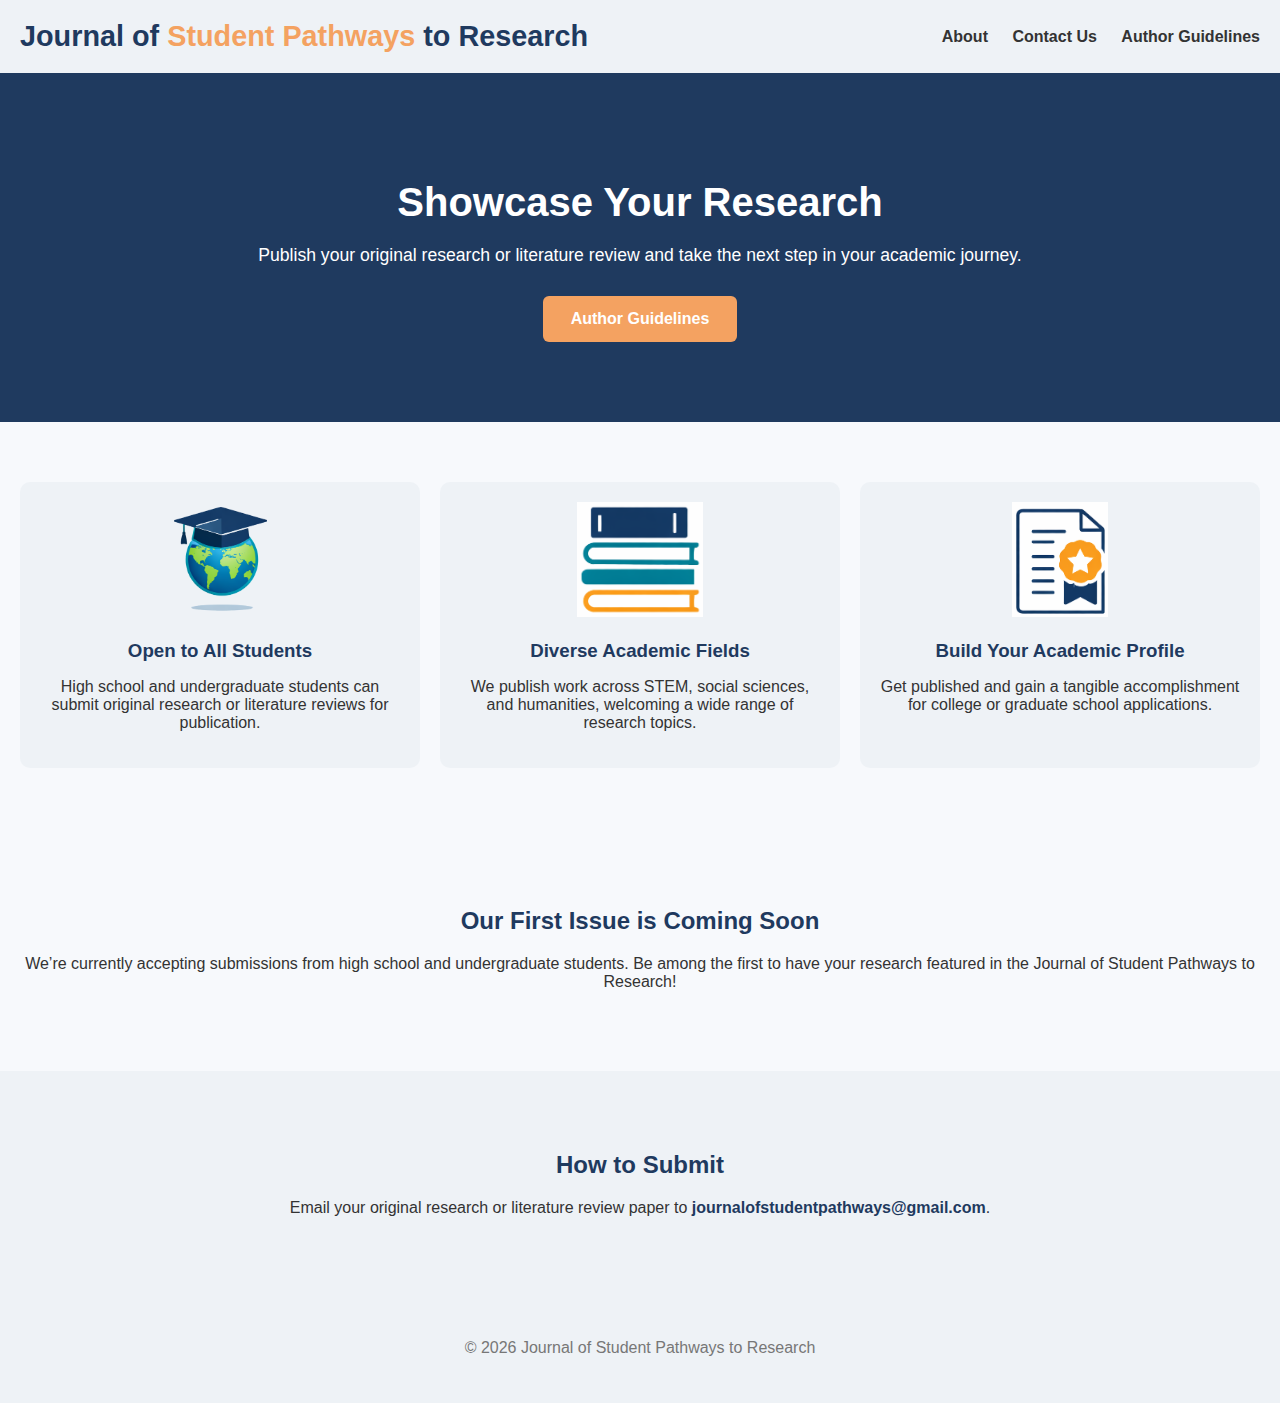
<file: index.html>
<!DOCTYPE html>
<html lang="en">
<head>
    <meta charset="UTF-8">
    <meta name="viewport" content="width=device-width, initial-scale=1.0">
    <title>Journal of Student Pathways to Research</title>
    <link rel="icon" type="image/png" sizes="32x32" href="Logo.png">
    <link rel="stylesheet" href="style.css">
</head>
<body>

    <header>
        <div class="journal-logo">
            <a href="index.html"><h1>Journal of <span class="highlight">Student Pathways</span> to Research</h1></a>
        </div>
        <nav class="journal-nav">
            <a href="about.html">About</a>
            <a href="contact.html">Contact Us</a>            
            <a href="author_guidelines.html">Author Guidelines </a>
        </nav>
    </header>

    <div class="hero-section">
        <div class="hero-text">
            <h1>Showcase Your Research</h1>
            <p>Publish your original research or literature review and take the next step in your academic journey.</p>
            <a href="author_guidelines.html" class="cta-button">Author Guidelines</a>
        </div>
    </div>

    <section class="journal-features">
        <div class="feature">
            <img src="open_access_icon.png" alt="Open Access">
            <h3>Open to All Students</h3>
            <p>High school and undergraduate students can submit original research or literature reviews for publication.</p>
        </div>
        <div class="feature">
            <img src="topics_icon.png" alt="Topics">
            <h3>Diverse Academic Fields</h3>
            <p>We publish work across STEM, social sciences, and humanities, welcoming a wide range of research topics.</p>
        </div>
        <div class="feature">
            <img src="publication_icon.png" alt="Publication">
            <h3>Build Your Academic Profile</h3>
            <p>Get published and gain a tangible accomplishment for college or graduate school applications.</p>
        </div>
    </section>

    <section class="coming-soon">
        <h2>Our First Issue is Coming Soon</h2>
        <p>We’re currently accepting submissions from high school and undergraduate students. Be among the first to have your research featured in the Journal of Student Pathways to Research!</p>
    </section>

    <section class="submission-info">
        <h2>How to Submit</h2>
        <p>Email your original research or literature review paper to <strong><a href="mailto:journalofstudentpathways@gmail.com">journalofstudentpathways@gmail.com</a></strong>.</p>
    </section>

    <footer>
        <p>&copy; 2026 Journal of Student Pathways to Research</p>
    </footer>

</body>
</html>
</file>
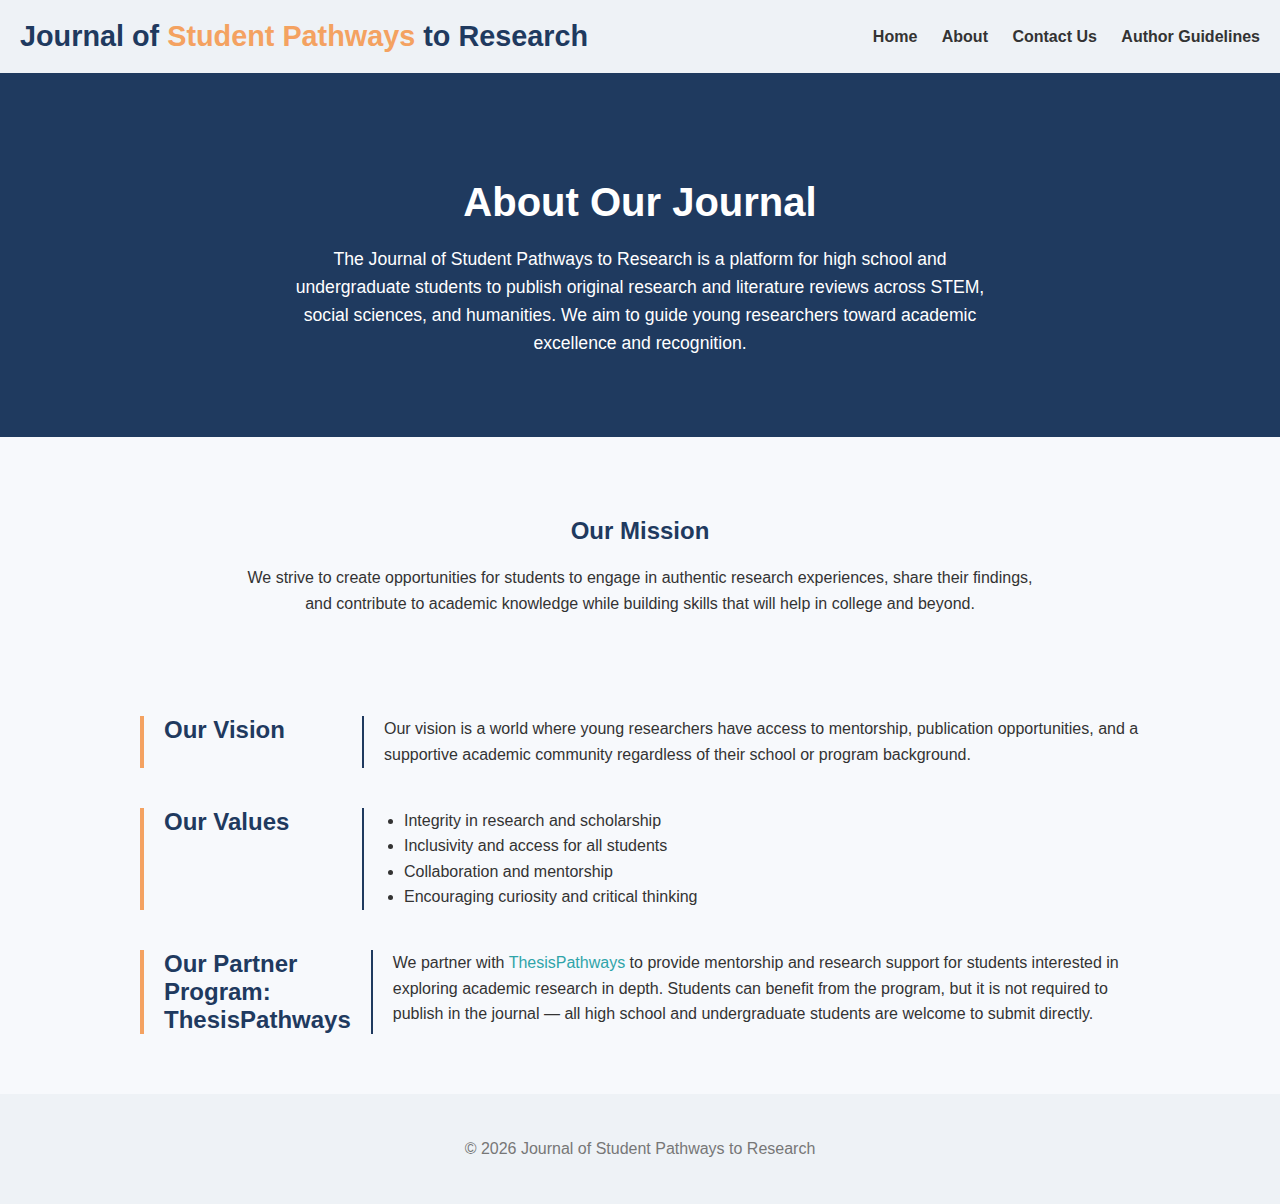
<file: about.html>
<!DOCTYPE html>
<html lang="en">
<head>
    <meta charset="UTF-8">
    <meta name="viewport" content="width=device-width, initial-scale=1.0">
    <title>About – Journal of Student Pathways to Research</title>
    <link rel="icon" type="image/png" sizes="32x32" href="Logo.png">
    <link rel="stylesheet" href="style.css">
</head>
<body>

    <header>
        <div class="journal-logo">
            <a href="index.html"><h1>Journal of <span class="highlight">Student Pathways</span> to Research</h1></a>
        </div>
        <nav class="journal-nav">
            <a href="index.html">Home</a>
            <a href="about.html">About</a>
            <a href="contact.html">Contact Us</a>            
            <a href="author_guidelines.html">Author Guidelines</a>
        </nav>
    </header>

    <!-- About Page Hero -->
    <section class="about-hero">
        <h1>About Our Journal</h1>
        <p>The Journal of Student Pathways to Research is a platform for high school and undergraduate students to publish original research and literature reviews across STEM, social sciences, and humanities. We aim to guide young researchers toward academic excellence and recognition.</p>
    </section>

    <!-- Mission Section -->
    <section class="about-mission">
        <h2>Our Mission</h2>
        <p>We strive to create opportunities for students to engage in authentic research experiences, share their findings, and contribute to academic knowledge while building skills that will help in college and beyond.</p>
    </section>

    <!-- Vision, Values, Partner Program Sections -->
    <section class="about-sections">

        <div class="about-item">
            <h2>Our Vision</h2>
            <p>Our vision is a world where young researchers have access to mentorship, publication opportunities, and a supportive academic community regardless of their school or program background.</p>
        </div>

        <div class="about-item">
            <h2>Our Values</h2>
            <ul>
                <li>Integrity in research and scholarship</li>
                <li>Inclusivity and access for all students</li>
                <li>Collaboration and mentorship</li>
                <li>Encouraging curiosity and critical thinking</li>
            </ul>
        </div>

        <div class="about-item">
            <h2>Our Partner Program: ThesisPathways</h2>
            <p>We partner with <a href="https://thesispathways.org/" target="_blank">ThesisPathways</a> to provide mentorship and research support for students interested in exploring academic research in depth. Students can benefit from the program, but it is not required to publish in the journal — all high school and undergraduate students are welcome to submit directly.</p>
        </div>

    </section>


    <footer>
        <p>&copy; 2026 Journal of Student Pathways to Research</p>
    </footer>

</body>
</html>
</file>
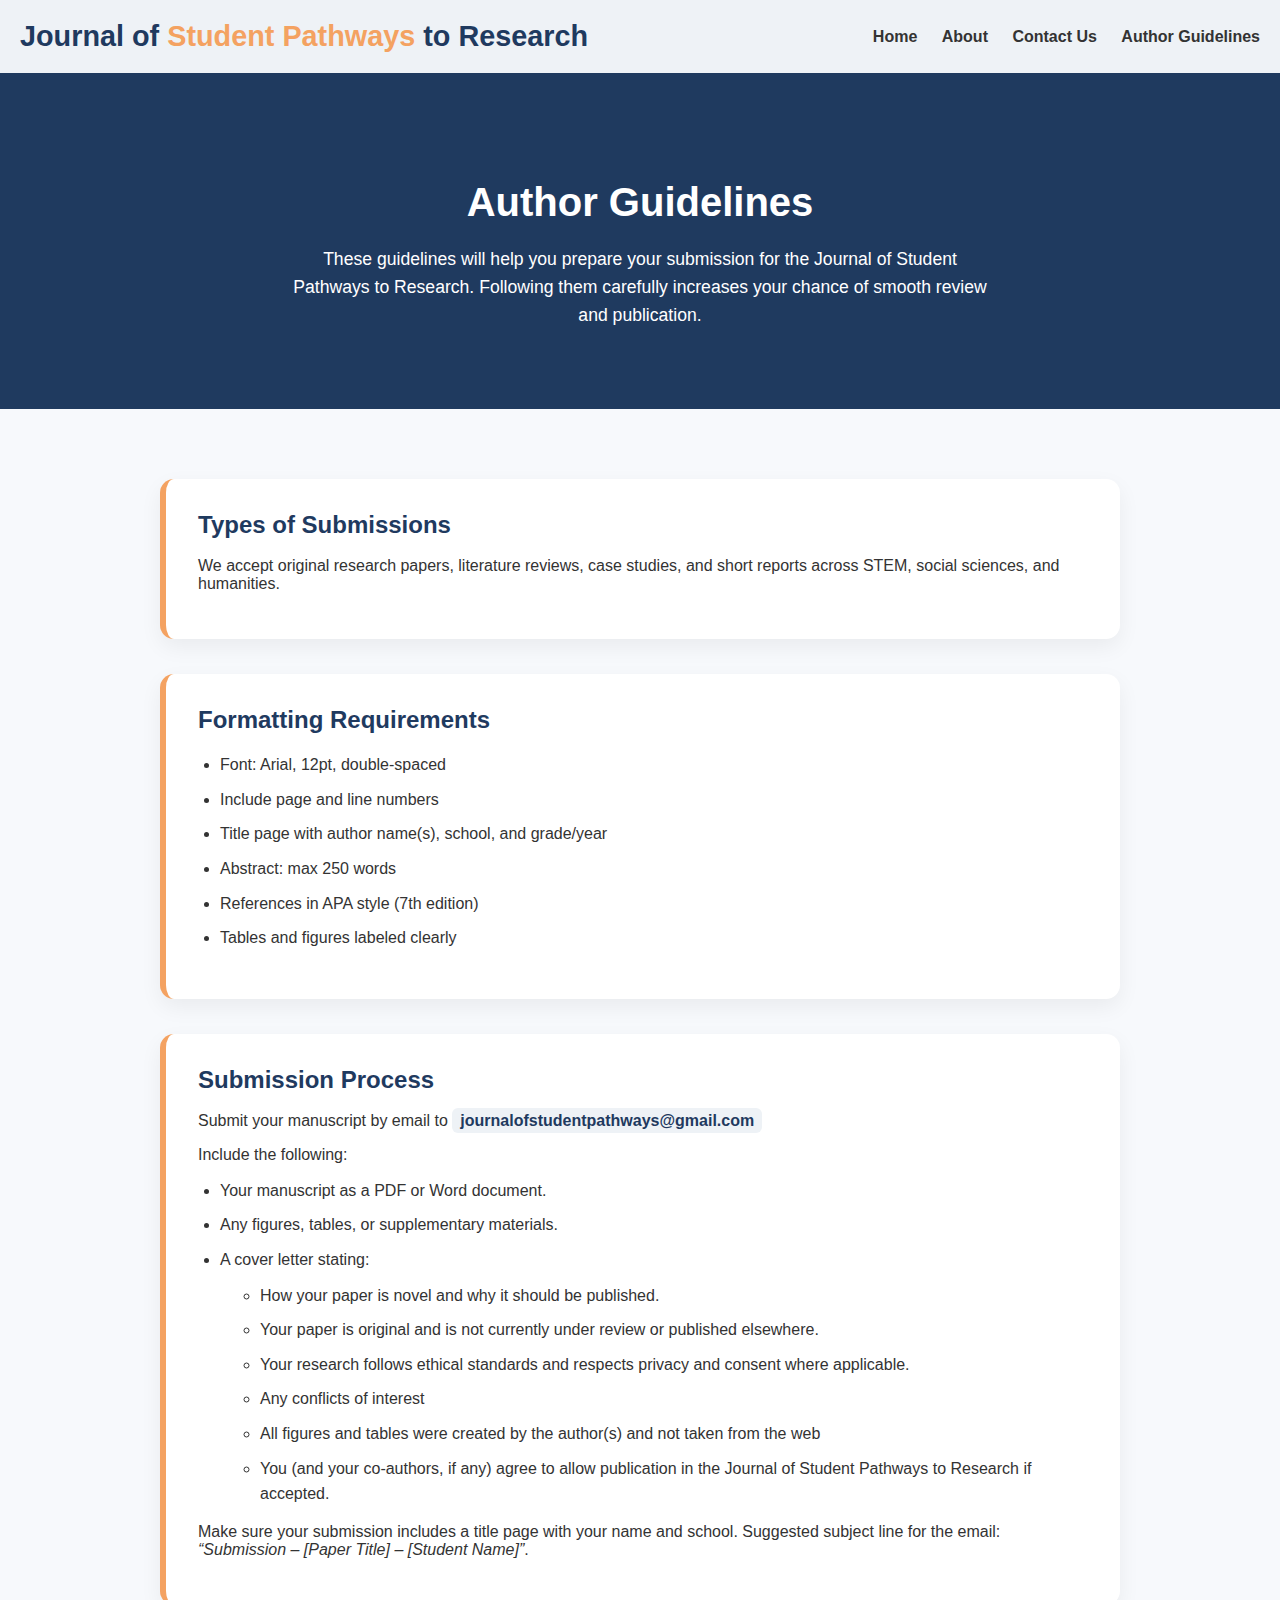
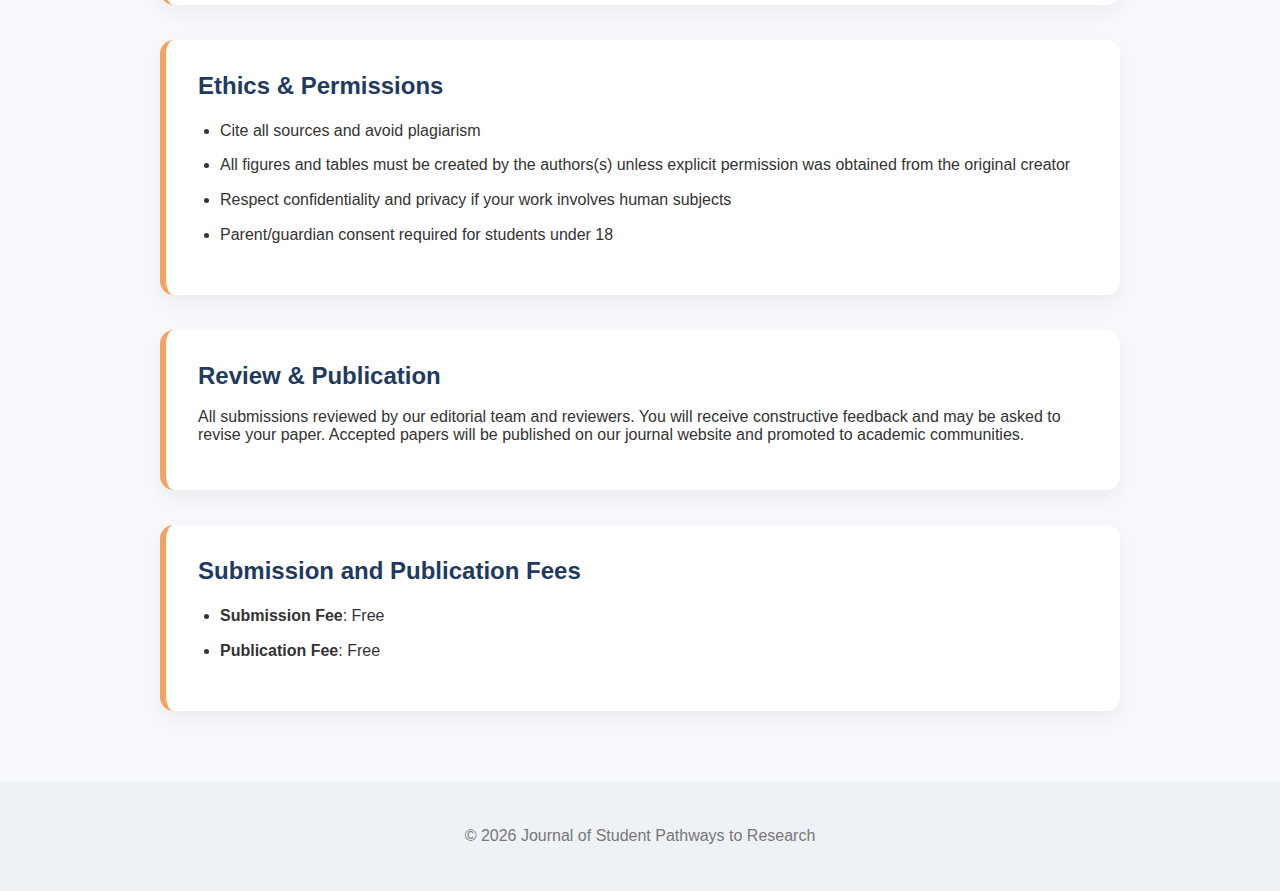
<file: author_guidelines.html>
<!DOCTYPE html>
<html lang="en">
<head>
    <meta charset="UTF-8">
    <meta name="viewport" content="width=device-width, initial-scale=1.0">
    <title>Author Guidelines – Journal of Student Pathways to Research</title>
    <link rel="icon" type="image/png" sizes="32x32" href="Logo.png">
    <link rel="stylesheet" href="style.css">
</head>
<body>

<header>
    <div class="journal-logo">
        <a href="index.html"><h1>Journal of <span class="highlight">Student Pathways</span> to Research</h1></a>
    </div>
    <nav class="journal-nav">
        <a href="index.html">Home</a>
        <a href="about.html">About</a>
        <a href="contact.html">Contact Us</a>            
        <a href="author-guidelines.html">Author Guidelines</a>
    </nav>
</header>

<!-- Hero Section -->
<section class="about-hero">
    <h1>Author Guidelines</h1>
    <p>These guidelines will help you prepare your submission for the Journal of Student Pathways to Research. Following them carefully increases your chance of smooth review and publication.</p>
</section>

<!-- Guidelines Sections -->
<section class="guidelines-section">

    <div class="guideline-item">
        <h2>Types of Submissions</h2>
        <p>We accept original research papers, literature reviews, case studies, and short reports across STEM, social sciences, and humanities.</p>
    </div>

    <div class="guideline-item">
        <h2>Formatting Requirements</h2>
        <ul>
            <li>Font: Arial, 12pt, double-spaced</li>
            <li>Include page and line numbers</li>
            <li>Title page with author name(s), school, and grade/year</li>
            <li>Abstract: max 250 words</li>
            <li>References in APA style (7th edition)</li>
            <li>Tables and figures labeled clearly</li>
        </ul>
    </div>

    <div class="guideline-item">
        <h2>Submission Process</h2>
        <p>Submit your manuscript by email to <strong><a href="mailto:journalofstudentpathways@gmail.com">journalofstudentpathways@gmail.com</a></strong></p> 
        <p>Include the following:</p>
        <ul>
            <li>Your manuscript as a PDF or Word document.</li>
            <li>Any figures, tables, or supplementary materials.</li>
            <li>A cover letter stating:</li>
            <ul>
                <li>How your paper is novel and why it should be published.</li>               
                <li>Your paper is original and is not currently under review or published elsewhere.</li>
                <li>Your research follows ethical standards and respects privacy and consent where applicable.</li>
                <li>Any conflicts of interest</li>
                <li>All figures and tables were created by the author(s) and not taken from the web</li>
                <li>You (and your co-authors, if any) agree to allow publication in the Journal of Student Pathways to Research if accepted.</li>
            </ul>
        </ul>
        <p>Make sure your submission includes a title page with your name and school. Suggested subject line for the email: <em>“Submission – [Paper Title] – [Student Name]”</em>.</p>
    </div>

    <div class="guideline-item">
        <h2>Ethics & Permissions</h2>
        <ul>
            <li>Cite all sources and avoid plagiarism</li>
            <li>All figures and tables must be created by the authors(s) unless explicit permission was obtained from the original creator</li>
            <li>Respect confidentiality and privacy if your work involves human subjects</li>
            <li>Parent/guardian consent required for students under 18</li>
        </ul>
    </div>

    <div class="guideline-item">
        <h2>Review & Publication</h2>
        <p>All submissions reviewed by our editorial team and reviewers. You will receive constructive feedback and may be asked to revise your paper. Accepted papers will be published on our journal website and promoted to academic communities.</p>
    </div>

    <div class="guideline-item">
        <h2>Submission and Publication Fees</h2>
        <ul>
            <li><strong>Submission Fee</strong>: Free</li>
            <li><strong>Publication Fee</strong>: Free</li>
        </ul>
    </div>

</section>

<footer>
    <p>&copy; 2026 Journal of Student Pathways to Research</p>
</footer>

</body>
</html>
</file>
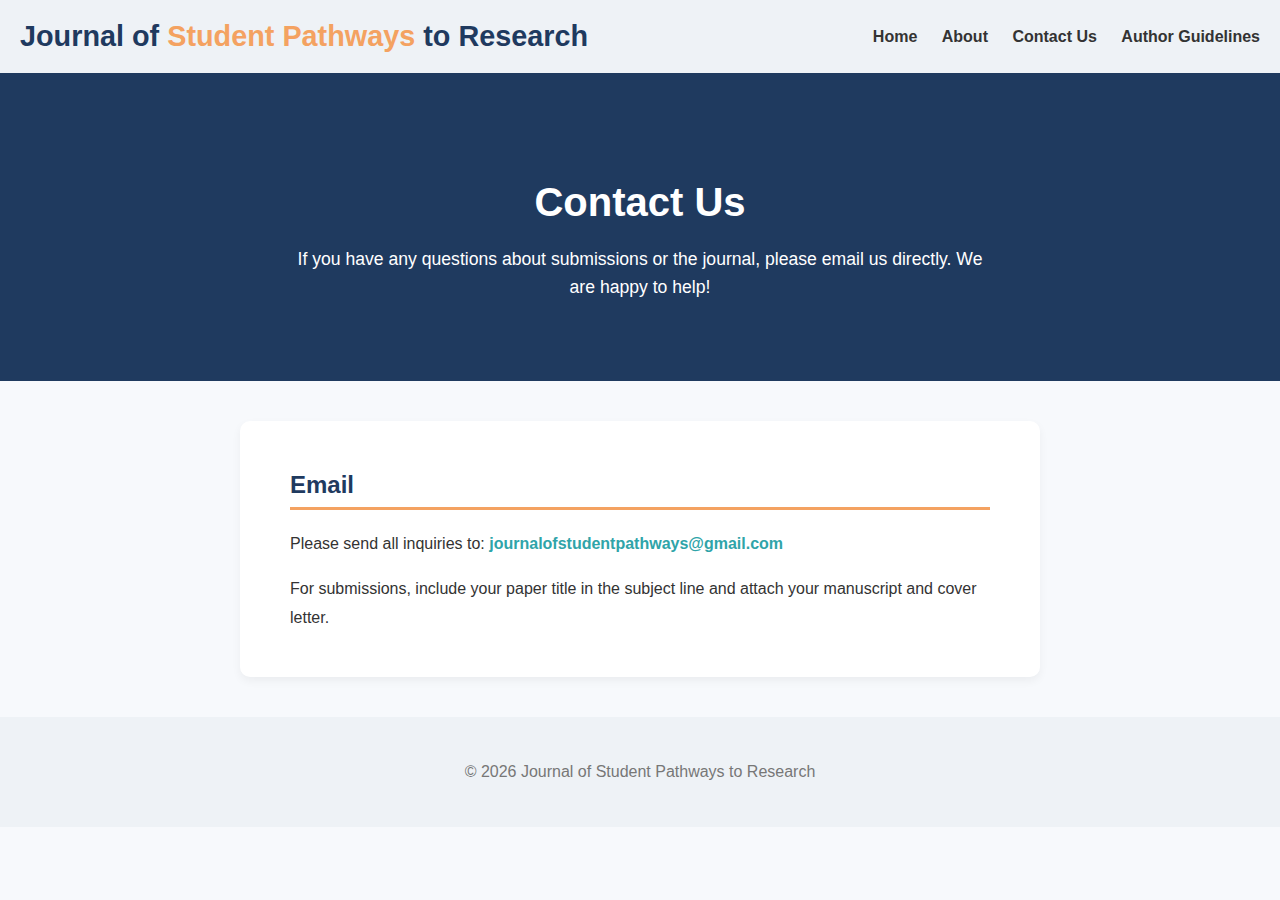
<file: contact.html>
<!DOCTYPE html>
<html lang="en">
<head>
    <meta charset="UTF-8">
    <meta name="viewport" content="width=device-width, initial-scale=1.0">
    <title>Contact Us – Journal of Student Pathways to Research</title>
    <link rel="icon" type="image/png" sizes="32x32" href="Logo.png">
    <link rel="stylesheet" href="style.css">
</head>
<body>

    <header>
        <div class="journal-logo">
            <a href="index.html"><h1>Journal of <span class="highlight">Student Pathways</span> to Research</h1></a>
        </div>
        <nav class="journal-nav">
            <a href="index.html">Home</a>
            <a href="about.html">About</a>
            <a href="contact.html">Contact Us</a>            
            <a href="author_guidelines.html">Author Guidelines</a>
        </nav>
    </header>

    <!-- Hero Section -->
    <section class="about-hero">
        <h1>Contact Us</h1>
        <p>If you have any questions about submissions or the journal, please email us directly. We are happy to help!</p>
    </section>

    <!-- Contact Info -->
    <section class="contact-section">
        <div class="contact-info">
            <h2>Email</h2>
            <p>Please send all inquiries to: <strong><a href="mailto:journalofstudentpathways@gmail.com">journalofstudentpathways@gmail.com</a></strong></p>
            <p>For submissions, include your paper title in the subject line and attach your manuscript and cover letter.</p>
        </div>
    </section>

    <footer>
        <p>&copy; 2026 Journal of Student Pathways to Research</p>
    </footer>

</body>
</html>
</file>
<file: style.css>
:root {
    --primary-navy: #1F3A5F;
    --secondary-teal: #2FA4A9;
    --accent-orange: #F4A261;
    --bg-offwhite: #F7F9FC;
    --bg-lightgray: #EEF2F6;
    --text-dark: #333333;
    --text-gray: #777777;
}

* {
    box-sizing: border-box;
}

body {
    margin: 0;
    font-family: Arial, sans-serif;
    background-color: var(--bg-offwhite);
    color: var(--text-dark);
}

a {
    text-decoration: none;
    color: var(--primary-navy);
}

img {
    max-width: auto;
    height: 115px;
}

/* Header */
header {
    display: flex;
    justify-content: space-between;
    align-items: center;
    padding: 20px;
    background-color: var(--bg-lightgray);
}

.journal-logo h1 {
    font-size: 1.8rem;
    margin: 0;
}

.journal-logo .highlight {
    color: var(--accent-orange);
}

.journal-nav a {
    margin-left: 20px;
    font-weight: bold;
    color: var(--text-dark);
}

.journal-nav a:hover {
    color: var(--accent-orange);
}

/* Hero Section */
.hero-section {
    background-color: var(--primary-navy);
    color: white;
    text-align: center;
    padding: 80px 20px;
}

.hero-section h1 {
    font-size: 2.5rem;
    margin-bottom: 20px;
}

.hero-section p {
    font-size: 1.1rem;
    margin-bottom: 30px;
}

.cta-button {
    display: inline-block;
    background-color: var(--accent-orange);
    color: white;
    padding: 14px 28px;
    font-size: 1rem;
    border-radius: 6px;
    font-weight: bold;
    transition: background-color 0.3s;
}

.cta-button:hover {
    background-color: #e08b3f;
}

/* Journal Features */
.journal-features {
    display: flex;
    justify-content: space-around;
    margin: 60px 20px;
    flex-wrap: wrap;
    gap: 20px;
}

.feature {
    background-color: var(--bg-lightgray);
    padding: 20px;
    border-radius: 10px;
    text-align: center;
    flex: 1 1 250px;
}

.feature h3 {
    color: var(--primary-navy);
    margin-bottom: 10px;
}

/* Coming Soon Section */
.coming-soon {
    background-color: var(--bg-offwhite);
    text-align: center;
    padding: 60px 20px;
}

.coming-soon h2 {
    color: var(--primary-navy);
    margin-bottom: 20px;
}

.coming-soon p {
    font-size: 1rem;
    margin-bottom: 20px;
}

/* Submission Info */
.submission-info {
    background-color: var(--bg-lightgray);
    text-align: center;
    padding: 60px 20px;
}

.submission-info h2 {
    color: var(--primary-navy);
    margin-bottom: 20px;
}

/* Footer */
footer {
    text-align: center;
    padding: 30px 20px;
    background-color: var(--bg-lightgray);
    color: var(--text-gray);
}

footer a {
    color: var(--primary-navy);
}

footer a:hover {
    text-decoration: underline;
}

/* Responsive Navigation */
@media (max-width: 768px) {
    header {
        flex-direction: column;
        align-items: flex-start;
    }
    
    .journal-nav {
        display: flex;
        flex-direction: column;
        width: 100%;
        margin-top: 10px;
    }
    
    .journal-nav a {
        margin: 5px 0;
    }

    .journal-features {
        flex-direction: column;
        gap: 20px;
    }
}

/* About Page Hero */
.about-hero {
    background-color: var(--primary-navy);
    color: white;
    text-align: center;
    padding: 80px 20px;
}

.about-hero h1 {
    font-size: 2.5rem;
    margin-bottom: 20px;
}

.about-hero p {
    font-size: 1.1rem;
    max-width: 800px;
    margin: 0 auto;
}

/* About Sections */
.about-mission {
    background-color: var(--bg-offwhite);
    padding: 60px 20px;
    max-width: 1000px;
    margin: 0 auto 40px auto;
    text-align: center;
}

.about-mission h2 {
    color: var(--primary-navy);
    margin-bottom: 20px;
}

.about-mission p {
    font-size: 1rem;
    line-height: 1.6;
    max-width: 800px;
    margin: 0 auto;
}

/* About Sections with Left Titles and Right Content */
.about-sections {
    max-width: 1000px;
    margin: 0 auto 60px auto;
}

.about-item {
    display: flex;
    align-items: stretch; /* Make children stretch full height */
    margin-bottom: 40px;
    border-left: 4px solid var(--accent-orange); /* keep left orange line */
    padding-left: 20px;
}

.about-item h2 {
    flex: 0 0 200px; /* fixed width for title */
    margin: 0;
    color: var(--primary-navy);
    text-align: left;
    padding-right: 20px;
    border-right: 2px solid var(--primary-navy); /* right vertical line */
    display: flex;
    flex-direction: column;
    justify-content: stretch; /* ensures h2 stretches to match content */
}

.about-item p,
.about-item ul {
    flex: 1;
    margin: 0 0 0 20px;
    line-height: 1.6;
}

.about-item ul {
    list-style: disc;
    padding-left: 20px;
}

.about-item a {
    color: var(--secondary-teal);
}

.about-item a:hover {
    text-decoration: underline;
}


/* Responsive About Page Sections */
@media (max-width: 768px) {
    .about-item {
        flex-direction: column;
        border-left: 4px solid var(--accent-orange); /* keep orange line */
        padding-left: 15px; /* small padding for mobile */
    }

    .about-item h2 {
        flex: none;
        border-right: none;  /* remove vertical line since stacked */
        margin-bottom: 10px;
        text-align: left;
        padding-right: 0;
    }

    .about-item p,
    .about-item ul {
        margin-left: 0;
    }
}

:root {
    --primary-navy: #1F3A5F;
    --secondary-teal: #2FA4A9;
    --accent-orange: #F4A261;
    --bg-offwhite: #F7F9FC;
    --bg-lightgray: #EEF2F6;
    --text-dark: #333333;
    --text-gray: #777777;
}

* {
    box-sizing: border-box;
}

body {
    margin: 0;
    font-family: Arial, sans-serif;
    background-color: var(--bg-offwhite);
    color: var(--text-dark);
}

a {
    text-decoration: none;
    color: var(--primary-navy);
}

a:hover {
    color: var(--secondary-teal);
}

img {
    max-width: auto;
    height: 115px;
}

/* Header */
header {
    display: flex;
    justify-content: space-between;
    align-items: center;
    padding: 20px;
    background-color: var(--bg-lightgray);
}

.journal-logo h1 {
    font-size: 1.8rem;
    margin: 0;
}

.journal-logo .highlight {
    color: var(--accent-orange);
}

.journal-nav a {
    margin-left: 20px;
    font-weight: bold;
    color: var(--text-dark);
}

.journal-nav a:hover {
    color: var(--accent-orange);
}

/* Hero Section */
.about-hero {
    background-color: var(--primary-navy);
    color: white;
    text-align: center;
    padding: 80px 20px;
}

.about-hero h1 {
    font-size: 2.5rem;
    margin-bottom: 20px;
}

.about-hero p {
    font-size: 1.1rem;
    max-width: 700px;
    margin: 0 auto;
    line-height: 1.6;
}

/* Contact Section */
.contact-section {
    max-width: 800px;
    margin: 40px auto;
    padding: 0 20px;
    background-color: white;
    border-radius: 10px;
    box-shadow: 0 4px 10px rgba(0,0,0,0.05);
}

.contact-info {
    padding: 30px;
}

.contact-info h2 {
    color: var(--primary-navy);
    font-size: 1.5rem;
    border-bottom: 3px solid var(--accent-orange);
    padding-bottom: 8px;
    margin-bottom: 20px;
}

.contact-info p {
    font-size: 1rem;
    line-height: 1.8;
    margin-bottom: 15px;
}

.contact-info a {
    color: var(--secondary-teal);
    font-weight: bold;
}

.contact-info a:hover {
    text-decoration: underline;
}

/* Footer */
footer {
    text-align: center;
    padding: 30px 20px;
    background-color: var(--bg-lightgray);
    color: var(--text-gray);
}

footer a {
    color: var(--primary-navy);
}

footer a:hover {
    text-decoration: underline;
}

/* Responsive Navigation */
@media (max-width: 768px) {
    header {
        flex-direction: column;
        align-items: flex-start;
    }
    
    .journal-nav {
        display: flex;
        flex-direction: column;
        width: 100%;
        margin-top: 10px;
    }
    
    .journal-nav a {
        margin: 5px 0;
    }
}

/* Mobile Hero and Contact */
@media (max-width: 768px) {
    .about-hero h1 {
        font-size: 2rem;
    }

    .contact-info h2 {
        font-size: 1.3rem;
        margin-bottom: 15px;
    }

    .contact-section {
        padding: 0 15px;
    }

    .contact-info {
        padding: 20px;
    }
}

/* Guidelines layout */
.guidelines-section {
    max-width: 1000px;
    margin: 70px auto;
    padding: 0 20px;
}

/* Individual guideline cards */
.guidelines-section .guideline-item {
    background-color: white;
    padding: 32px;
    margin-bottom: 35px;
    border-radius: 14px;
    border-left: 6px solid var(--accent-orange);
    box-shadow: 0 8px 22px rgba(0, 0, 0, 0.06);
}

/* Titles */
.guidelines-section .guideline-item h2 {
    margin-top: 0;
    margin-bottom: 18px;
    font-size: 1.5rem;
    color: var(--primary-navy);
}

/* Text */
.guidelines-section .guideline-item p {
    margin-bottom: 14px;
    font-size: 1rem;
}

/* Lists */
.guidelines-section .guideline-item ul {
    padding-left: 22px;
    margin-top: 10px;
}

.guidelines-section .guideline-item li {
    margin-bottom: 9px;
    line-height: 1.6;
}

/* Nested lists */
.guidelines-section .guideline-item ul ul {
    margin-top: 10px;
    margin-left: 18px;
    list-style-type: circle;
}

/* Highlight submission email ONLY on this page */
.guidelines-section a[href^="mailto:"] {
    background-color: var(--bg-lightgray);
    padding: 4px 8px;
    border-radius: 6px;
    font-weight: bold;
}

/* Mobile tweaks */
@media (max-width: 768px) {
    .about-hero h1 {
        font-size: 2.1rem;
    }

    .guidelines-section .guideline-item {
        padding: 24px;
    }

    .guidelines-section .guideline-item h2 {
        font-size: 1.35rem;
    }
}
</file>
